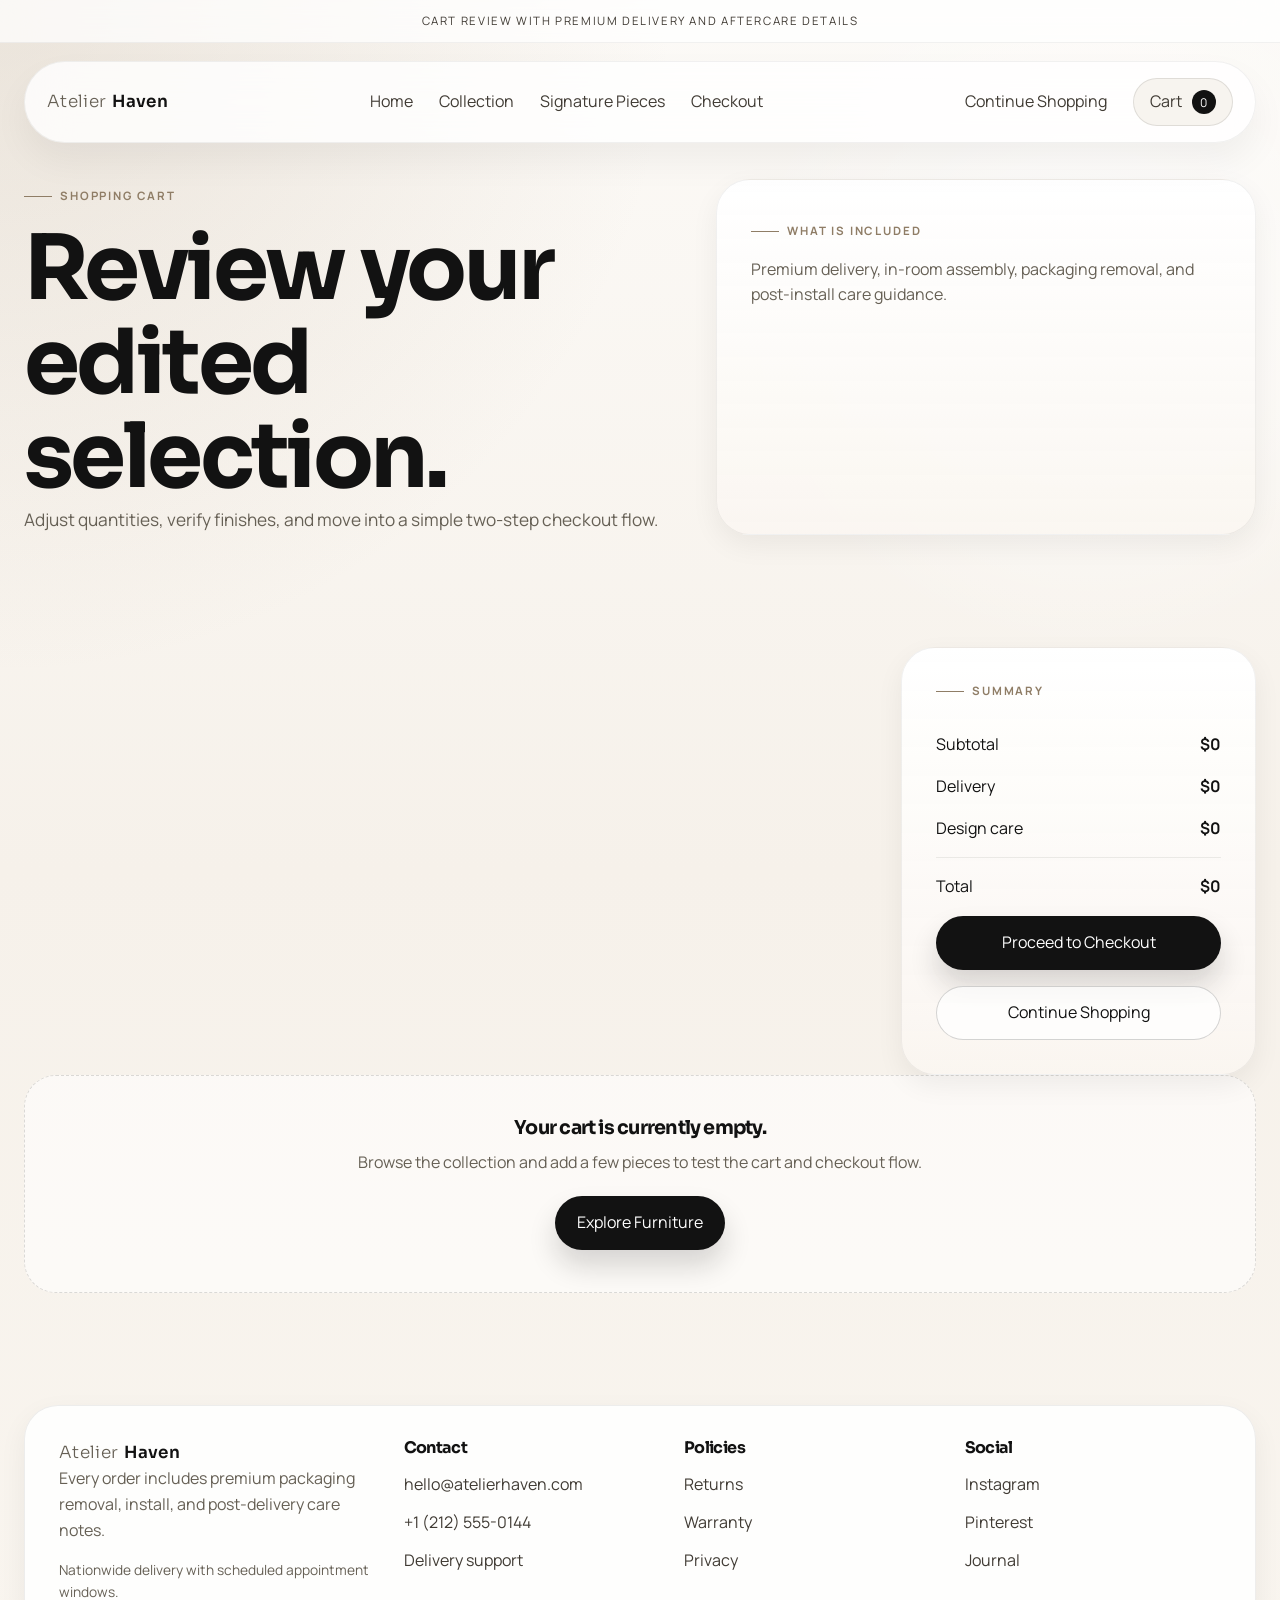
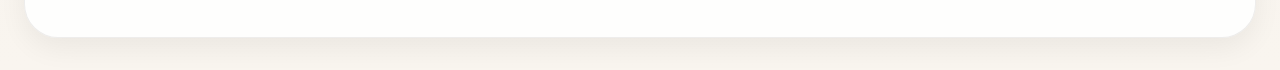
<file: cart.html>
<!DOCTYPE html>
<html lang="en">
  <head>
    <meta charset="UTF-8" />
    <meta name="viewport" content="width=device-width, initial-scale=1.0" />
    <title>Cart | Atelier Haven</title>
    <link rel="preconnect" href="https://fonts.googleapis.com" />
    <link rel="preconnect" href="https://fonts.gstatic.com" crossorigin />
    <link
      href="https://fonts.googleapis.com/css2?family=Manrope:wght@400;500;600;700;800&family=Sora:wght@400;500;600;700&display=swap"
      rel="stylesheet"
    />
    <link rel="stylesheet" href="styles.css" />
    <script defer src="script.js"></script>
  </head>
  <body>
    <div class="topbar">Cart review with premium delivery and aftercare details</div>

    <header class="site-header">
      <div class="shell">
        <nav class="nav">
          <a class="brand" href="index.html"><span>Atelier</span>Haven</a>

          <div class="nav-links desktop-nav">
            <a href="index.html">Home</a>
            <a href="products.html">Collection</a>
            <a href="product.html?id=solace-sofa">Signature Pieces</a>
            <a href="checkout.html">Checkout</a>
          </div>

          <div class="nav-actions desktop-actions">
            <a href="products.html">Continue Shopping</a>
            <a class="cart-pill" href="cart.html">Cart <span class="cart-count" data-cart-count>0</span></a>
          </div>

          <button class="nav-toggle" type="button" data-nav-toggle aria-expanded="false" aria-label="Open navigation">
            Menu
          </button>
        </nav>

        <div class="mobile-menu" data-mobile-menu>
          <a href="index.html">Home</a>
          <a href="products.html">Collection</a>
          <a href="product.html?id=solace-sofa">Signature Pieces</a>
          <a href="checkout.html">Checkout</a>
        </div>
      </div>
    </header>

    <main>
      <section class="page-hero">
        <div class="shell page-hero-grid reveal">
          <div>
            <span class="eyebrow">Shopping cart</span>
            <h1>Review your edited selection.</h1>
            <p class="lede">Adjust quantities, verify finishes, and move into a simple two-step checkout flow.</p>
          </div>

          <div class="hero-side-card">
            <span class="hero-side-label">What is included</span>
            <p>Premium delivery, in-room assembly, packaging removal, and post-install care guidance.</p>
          </div>
        </div>
      </section>

      <section>
        <div class="shell cart-layout">
          <div class="cart-list" id="cart-items"></div>

          <aside class="summary-card reveal delay-1" id="cart-summary">
            <span class="eyebrow">Summary</span>
            <div class="summary-line">
              <span>Subtotal</span>
              <strong data-summary-subtotal>$0</strong>
            </div>
            <div class="summary-line">
              <span>Delivery</span>
              <strong data-summary-shipping>$0</strong>
            </div>
            <div class="summary-line">
              <span>Design care</span>
              <strong data-summary-design>$0</strong>
            </div>
            <div class="summary-line summary-total">
              <span>Total</span>
              <strong data-summary-total>$0</strong>
            </div>
            <a class="button" href="checkout.html">Proceed to Checkout</a>
            <a class="button-secondary" href="products.html">Continue Shopping</a>
          </aside>
        </div>

        <div class="shell" id="cart-empty" hidden>
          <div class="empty-state">
            <h3>Your cart is currently empty.</h3>
            <p>Browse the collection and add a few pieces to test the cart and checkout flow.</p>
            <a class="button" href="products.html">Explore Furniture</a>
          </div>
        </div>
      </section>
    </main>

    <footer class="footer">
      <div class="shell footer-grid">
        <div>
          <a class="brand" href="index.html"><span>Atelier</span>Haven</a>
          <p>Every order includes premium packaging removal, install, and post-delivery care notes.</p>
          <p class="copyright">Nationwide delivery with scheduled appointment windows.</p>
        </div>

        <div>
          <h3>Contact</h3>
          <div class="footer-links">
            <a href="mailto:hello@atelierhaven.com">hello@atelierhaven.com</a>
            <a href="tel:+12125550144">+1 (212) 555-0144</a>
            <a href="#">Delivery support</a>
          </div>
        </div>

        <div>
          <h3>Policies</h3>
          <div class="footer-links">
            <a href="#">Returns</a>
            <a href="#">Warranty</a>
            <a href="#">Privacy</a>
          </div>
        </div>

        <div>
          <h3>Social</h3>
          <div class="footer-links">
            <a href="#">Instagram</a>
            <a href="#">Pinterest</a>
            <a href="#">Journal</a>
          </div>
        </div>
      </div>
    </footer>
  </body>
</html>
</file>
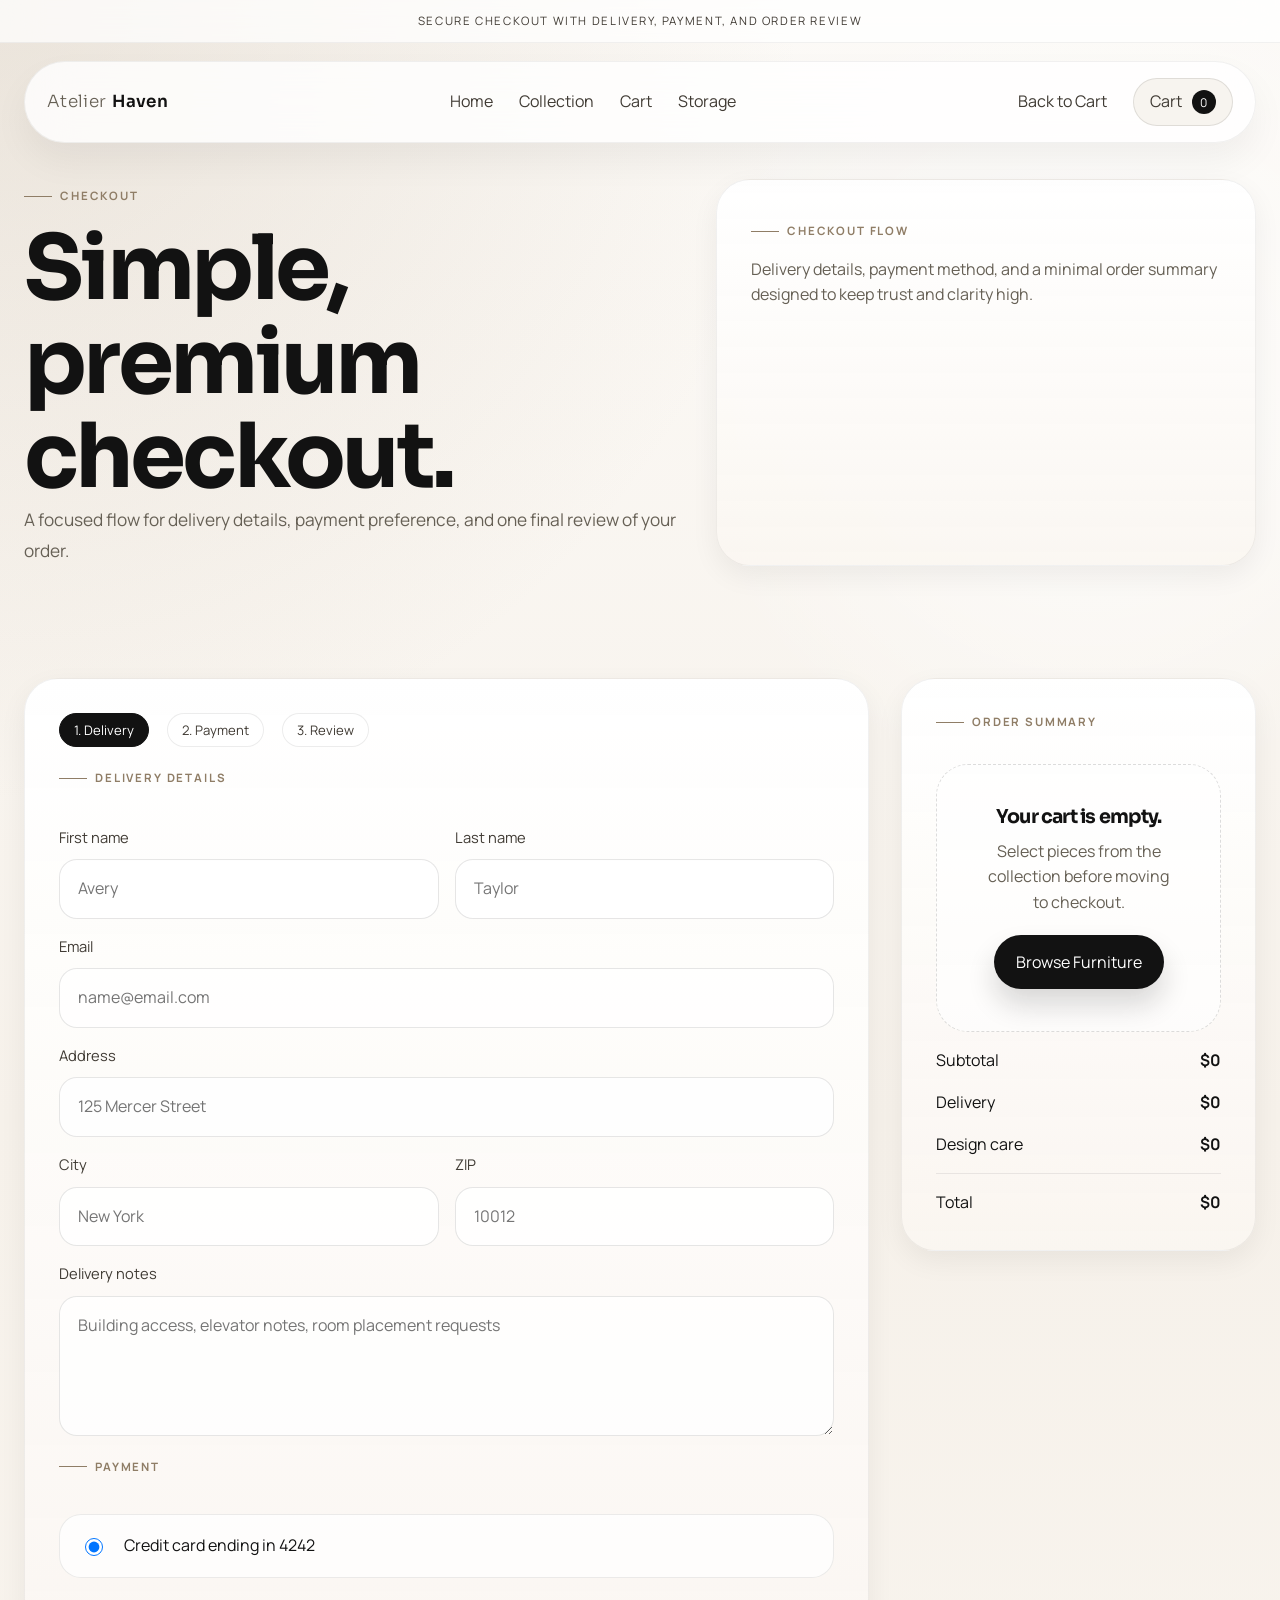
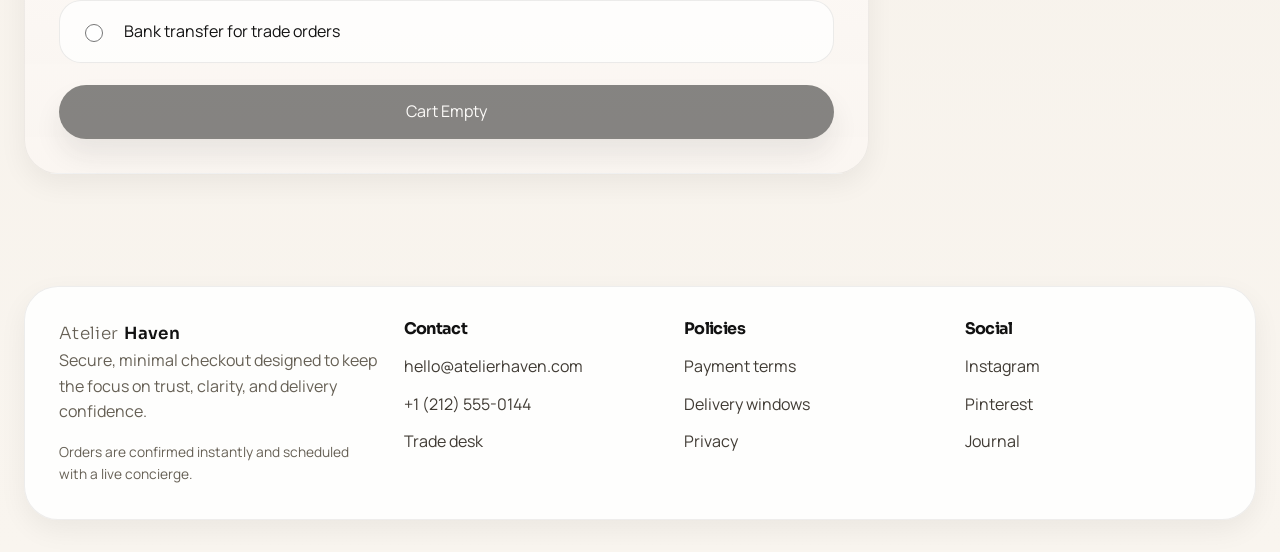
<file: checkout.html>
<!DOCTYPE html>
<html lang="en">
  <head>
    <meta charset="UTF-8" />
    <meta name="viewport" content="width=device-width, initial-scale=1.0" />
    <title>Checkout | Atelier Haven</title>
    <link rel="preconnect" href="https://fonts.googleapis.com" />
    <link rel="preconnect" href="https://fonts.gstatic.com" crossorigin />
    <link
      href="https://fonts.googleapis.com/css2?family=Manrope:wght@400;500;600;700;800&family=Sora:wght@400;500;600;700&display=swap"
      rel="stylesheet"
    />
    <link rel="stylesheet" href="styles.css" />
    <script defer src="script.js"></script>
  </head>
  <body>
    <div class="topbar">Secure checkout with delivery, payment, and order review</div>

    <header class="site-header">
      <div class="shell">
        <nav class="nav">
          <a class="brand" href="index.html"><span>Atelier</span>Haven</a>

          <div class="nav-links desktop-nav">
            <a href="index.html">Home</a>
            <a href="products.html">Collection</a>
            <a href="cart.html">Cart</a>
            <a href="product.html?id=lumen-sideboard">Storage</a>
          </div>

          <div class="nav-actions desktop-actions">
            <a href="cart.html">Back to Cart</a>
            <a class="cart-pill" href="cart.html">Cart <span class="cart-count" data-cart-count>0</span></a>
          </div>

          <button class="nav-toggle" type="button" data-nav-toggle aria-expanded="false" aria-label="Open navigation">
            Menu
          </button>
        </nav>

        <div class="mobile-menu" data-mobile-menu>
          <a href="index.html">Home</a>
          <a href="products.html">Collection</a>
          <a href="cart.html">Cart</a>
          <a href="product.html?id=lumen-sideboard">Storage</a>
        </div>
      </div>
    </header>

    <main>
      <section class="page-hero">
        <div class="shell page-hero-grid reveal">
          <div>
            <span class="eyebrow">Checkout</span>
            <h1>Simple, premium checkout.</h1>
            <p class="lede">A focused flow for delivery details, payment preference, and one final review of your order.</p>
          </div>

          <div class="hero-side-card">
            <span class="hero-side-label">Checkout flow</span>
            <p>Delivery details, payment method, and a minimal order summary designed to keep trust and clarity high.</p>
          </div>
        </div>
      </section>

      <section>
        <div class="shell checkout-layout">
          <form class="checkout-panel reveal" id="checkout-form">
            <div class="step-pill-row">
              <span class="step-pill active">1. Delivery</span>
              <span class="step-pill">2. Payment</span>
              <span class="step-pill">3. Review</span>
            </div>

            <span class="eyebrow">Delivery details</span>

            <div class="form-grid">
              <div class="field">
                <label for="first-name">First name</label>
                <input id="first-name" name="first-name" type="text" placeholder="Avery" required />
              </div>
              <div class="field">
                <label for="last-name">Last name</label>
                <input id="last-name" name="last-name" type="text" placeholder="Taylor" required />
              </div>
              <div class="field full">
                <label for="email">Email</label>
                <input id="email" name="email" type="email" placeholder="name@email.com" required />
              </div>
              <div class="field full">
                <label for="address">Address</label>
                <input id="address" name="address" type="text" placeholder="125 Mercer Street" required />
              </div>
              <div class="field">
                <label for="city">City</label>
                <input id="city" name="city" type="text" placeholder="New York" required />
              </div>
              <div class="field">
                <label for="zip">ZIP</label>
                <input id="zip" name="zip" type="text" placeholder="10012" required />
              </div>
              <div class="field full">
                <label for="notes">Delivery notes</label>
                <textarea id="notes" name="notes" placeholder="Building access, elevator notes, room placement requests"></textarea>
              </div>
            </div>

            <span class="eyebrow">Payment</span>

            <label class="radio-card">
              <input type="radio" name="payment" checked />
              <span>Credit card ending in 4242</span>
            </label>
            <label class="radio-card">
              <input type="radio" name="payment" />
              <span>Bank transfer for trade orders</span>
            </label>

            <button class="button" type="submit" data-checkout-submit>Place Order</button>

            <div class="checkout-confirmation" id="checkout-confirmation">
              Your order is confirmed. A delivery concierge will follow up shortly with scheduling details.
            </div>
          </form>

          <aside class="summary-card reveal delay-1" id="checkout-summary">
            <span class="eyebrow">Order summary</span>
            <div id="checkout-items"></div>
            <div class="summary-line">
              <span>Subtotal</span>
              <strong data-summary-subtotal>$0</strong>
            </div>
            <div class="summary-line">
              <span>Delivery</span>
              <strong data-summary-shipping>$0</strong>
            </div>
            <div class="summary-line">
              <span>Design care</span>
              <strong data-summary-design>$0</strong>
            </div>
            <div class="summary-line summary-total">
              <span>Total</span>
              <strong data-summary-total>$0</strong>
            </div>
          </aside>
        </div>
      </section>
    </main>

    <footer class="footer">
      <div class="shell footer-grid">
        <div>
          <a class="brand" href="index.html"><span>Atelier</span>Haven</a>
          <p>Secure, minimal checkout designed to keep the focus on trust, clarity, and delivery confidence.</p>
          <p class="copyright">Orders are confirmed instantly and scheduled with a live concierge.</p>
        </div>

        <div>
          <h3>Contact</h3>
          <div class="footer-links">
            <a href="mailto:hello@atelierhaven.com">hello@atelierhaven.com</a>
            <a href="tel:+12125550144">+1 (212) 555-0144</a>
            <a href="#">Trade desk</a>
          </div>
        </div>

        <div>
          <h3>Policies</h3>
          <div class="footer-links">
            <a href="#">Payment terms</a>
            <a href="#">Delivery windows</a>
            <a href="#">Privacy</a>
          </div>
        </div>

        <div>
          <h3>Social</h3>
          <div class="footer-links">
            <a href="#">Instagram</a>
            <a href="#">Pinterest</a>
            <a href="#">Journal</a>
          </div>
        </div>
      </div>
    </footer>
  </body>
</html>
</file>
<file: styles.css>
:root {
  --bg: #f6f1ea;
  --bg-soft: #fbf8f4;
  --surface: rgba(255, 255, 255, 0.9);
  --surface-strong: #ffffff;
  --surface-muted: #f1ebe2;
  --text: #121212;
  --muted: #666055;
  --muted-strong: #403b34;
  --line: rgba(18, 18, 18, 0.1);
  --line-strong: rgba(18, 18, 18, 0.18);
  --accent: #beab92;
  --accent-deep: #8f7d66;
  --shadow-lg: 0 32px 80px rgba(18, 18, 18, 0.1);
  --shadow-md: 0 20px 48px rgba(18, 18, 18, 0.08);
  --shadow-sm: 0 10px 28px rgba(18, 18, 18, 0.06);
  --radius-xl: 34px;
  --radius-lg: 24px;
  --radius-md: 18px;
  --radius-sm: 14px;
  --shell: min(1240px, calc(100% - 48px));
}

*,
*::before,
*::after {
  box-sizing: border-box;
}

html {
  scroll-behavior: smooth;
}

body {
  margin: 0;
  min-width: 320px;
  font-family: "Manrope", sans-serif;
  color: var(--text);
  background:
    radial-gradient(circle at top left, rgba(190, 171, 146, 0.28), transparent 32%),
    radial-gradient(circle at 85% 18%, rgba(255, 255, 255, 0.8), transparent 20%),
    linear-gradient(180deg, #fcfaf7 0%, var(--bg) 52%, #f9f5ef 100%);
  line-height: 1.6;
}

body::before {
  content: "";
  position: fixed;
  inset: 0;
  pointer-events: none;
  background-image: linear-gradient(rgba(255, 255, 255, 0.12) 1px, transparent 1px),
    linear-gradient(90deg, rgba(255, 255, 255, 0.12) 1px, transparent 1px);
  background-size: 140px 140px;
  mask-image: linear-gradient(180deg, rgba(0, 0, 0, 0.28), transparent 70%);
  opacity: 0.2;
}

img {
  display: block;
  width: 100%;
  max-width: 100%;
}

a {
  color: inherit;
  text-decoration: none;
}

button,
input,
textarea,
select {
  font: inherit;
  color: inherit;
}

button,
select {
  cursor: pointer;
}

button {
  border: 0;
  background: none;
  padding: 0;
}

main {
  overflow: clip;
}

section {
  padding: 0 0 112px;
}

.shell {
  width: var(--shell);
  margin: 0 auto;
}

.topbar {
  padding: 12px 24px;
  text-align: center;
  letter-spacing: 0.14em;
  text-transform: uppercase;
  font-size: 0.72rem;
  color: var(--muted-strong);
  border-bottom: 1px solid rgba(18, 18, 18, 0.05);
  background: rgba(255, 255, 255, 0.72);
  backdrop-filter: blur(18px);
}

.site-header {
  position: sticky;
  top: 0;
  z-index: 20;
  padding: 18px 0 0;
}

.nav {
  display: flex;
  align-items: center;
  justify-content: space-between;
  gap: 24px;
  padding: 16px 22px;
  border: 1px solid rgba(18, 18, 18, 0.06);
  border-radius: 999px;
  background: rgba(255, 255, 255, 0.8);
  box-shadow: 0 18px 36px rgba(18, 18, 18, 0.05);
  backdrop-filter: blur(22px);
  transition: padding 220ms ease, box-shadow 220ms ease, background 220ms ease;
}

.site-header.is-scrolled .nav {
  padding-block: 12px;
  box-shadow: 0 20px 40px rgba(18, 18, 18, 0.08);
  background: rgba(255, 255, 255, 0.9);
}

.brand {
  display: inline-flex;
  align-items: baseline;
  gap: 6px;
  flex-shrink: 0;
  font-family: "Sora", sans-serif;
  font-size: 1.05rem;
  font-weight: 600;
  letter-spacing: 0.02em;
}

.brand span {
  font-weight: 300;
  color: var(--muted);
}

.nav-links,
.nav-actions {
  display: flex;
  align-items: center;
  gap: 26px;
}

.nav-links a,
.nav-actions a,
.footer-links a {
  position: relative;
  color: var(--muted-strong);
  transition: color 180ms ease;
}

.nav-links a::after,
.nav-actions a::after,
.footer-links a::after {
  content: "";
  position: absolute;
  left: 0;
  bottom: -6px;
  width: 100%;
  height: 1px;
  background: currentColor;
  transform: scaleX(0);
  transform-origin: left;
  transition: transform 180ms ease;
}

.nav-links a:hover,
.nav-actions a:hover,
.footer-links a:hover {
  color: var(--text);
}

.nav-links a:hover::after,
.nav-actions a:hover::after,
.footer-links a:hover::after {
  transform: scaleX(1);
}

.cart-pill {
  display: inline-flex;
  align-items: center;
  gap: 10px;
  padding: 10px 16px;
  border-radius: 999px;
  border: 1px solid var(--line);
  background: rgba(241, 235, 226, 0.55);
}

.cart-count {
  display: inline-grid;
  place-items: center;
  min-width: 24px;
  min-height: 24px;
  padding: 0 7px;
  border-radius: 999px;
  background: var(--text);
  color: #fff;
  font-size: 0.75rem;
}

.nav-toggle {
  display: none;
  padding: 10px 14px;
  border: 1px solid var(--line);
  border-radius: 999px;
  background: rgba(255, 255, 255, 0.82);
  font-size: 0.9rem;
}

.mobile-menu {
  display: none;
  margin-top: 12px;
  padding: 18px;
  border-radius: 28px;
  border: 1px solid rgba(18, 18, 18, 0.08);
  background: rgba(255, 255, 255, 0.96);
  box-shadow: var(--shadow-md);
}

.mobile-menu.open {
  display: grid;
  gap: 14px;
}

.mobile-menu a {
  padding: 10px 0;
  border-bottom: 1px solid rgba(18, 18, 18, 0.06);
}

.mobile-menu a:last-child {
  border-bottom: 0;
}

.hero,
.page-hero {
  padding-top: 36px;
}

.hero-layout,
.page-hero-grid,
.story-grid,
.product-layout,
.two-column,
.catalog-layout,
.cart-layout,
.checkout-layout {
  display: grid;
  gap: 32px;
}

.hero-layout {
  grid-template-columns: minmax(0, 1.06fr) minmax(0, 0.94fr);
  align-items: stretch;
}

.hero-copy,
.story-card,
.filter-panel,
.checkout-panel,
.summary-card,
.info-panel,
.service-card,
.hero-side-card {
  position: relative;
  padding: 34px;
  border: 1px solid rgba(18, 18, 18, 0.06);
  border-radius: var(--radius-xl);
  background: linear-gradient(180deg, rgba(255, 255, 255, 0.96) 0%, rgba(250, 246, 241, 0.9) 100%);
  box-shadow: var(--shadow-sm);
}

.hero-copy {
  padding: 42px;
}

.eyebrow,
.hero-side-label {
  display: inline-flex;
  align-items: center;
  gap: 8px;
  margin-bottom: 16px;
  letter-spacing: 0.16em;
  text-transform: uppercase;
  font-size: 0.72rem;
  font-weight: 700;
  color: var(--accent-deep);
}

.eyebrow::before,
.hero-side-label::before {
  content: "";
  width: 28px;
  height: 1px;
  background: currentColor;
}

h1,
h2,
h3 {
  margin: 0;
  font-family: "Sora", sans-serif;
  letter-spacing: -0.04em;
  line-height: 1.05;
}

h1 {
  max-width: 11ch;
  font-size: clamp(3.3rem, 7vw, 6.2rem);
}

h2 {
  font-size: clamp(2rem, 4vw, 3.6rem);
}

h3 {
  font-size: 1.2rem;
}

p {
  margin: 0;
  color: var(--muted);
}

.lede {
  max-width: 62ch;
  font-size: 1.08rem;
  line-height: 1.8;
}

.hero-copy .lede {
  margin-top: 24px;
}

.hero-actions {
  display: flex;
  flex-wrap: wrap;
  gap: 14px;
  margin-top: 30px;
}

.button,
.button-secondary,
.button-ghost {
  display: inline-flex;
  align-items: center;
  justify-content: center;
  gap: 10px;
  min-height: 54px;
  padding: 0 22px;
  border-radius: 999px;
  transition: transform 180ms ease, box-shadow 180ms ease, border-color 180ms ease, background 180ms ease;
}

.button {
  background: var(--text);
  color: #fff;
  box-shadow: 0 16px 28px rgba(18, 18, 18, 0.16);
}

.button:hover,
.button-secondary:hover,
.button-ghost:hover {
  transform: translateY(-2px);
}

.button-secondary {
  border: 1px solid var(--line-strong);
  background: rgba(255, 255, 255, 0.7);
}

.button-ghost {
  border: 1px solid transparent;
  color: var(--muted-strong);
  background: rgba(18, 18, 18, 0.04);
}

.button:disabled,
.button-secondary:disabled {
  opacity: 0.5;
  cursor: not-allowed;
  transform: none;
}

.hero-highlights {
  display: grid;
  grid-template-columns: repeat(3, minmax(0, 1fr));
  gap: 16px;
  margin-top: 36px;
}

.metric-card,
.strip-card,
.story-note {
  padding: 22px;
  border-radius: var(--radius-lg);
  border: 1px solid rgba(18, 18, 18, 0.06);
  background: rgba(255, 255, 255, 0.56);
}

.metric-card strong {
  display: block;
  margin-bottom: 12px;
  font-family: "Sora", sans-serif;
  font-size: 1.8rem;
  letter-spacing: -0.05em;
}

.hero-stage {
  display: grid;
  grid-template-columns: minmax(0, 1.12fr) minmax(280px, 0.88fr);
  gap: 18px;
}

.hero-stage-main,
.hero-stage-card,
.story-visual-main,
.editorial-image,
.main-image,
.product-media {
  position: relative;
  overflow: hidden;
  border-radius: calc(var(--radius-xl) + 6px);
  box-shadow: var(--shadow-lg);
}

.hero-stage-main img,
.hero-stage-card img,
.story-visual-main img,
.editorial-image img,
.main-image img,
.product-media img,
.cart-item-media img {
  height: 100%;
  object-fit: cover;
}

.hero-stage-main {
  min-height: 720px;
}

.hero-stage-side {
  display: grid;
  gap: 18px;
}

.hero-stage-card {
  min-height: 350px;
}

.frame-caption {
  position: absolute;
  left: 24px;
  right: 24px;
  bottom: 24px;
  padding: 20px;
  border-radius: 22px;
  background: rgba(255, 255, 255, 0.82);
  backdrop-filter: blur(22px);
}

.frame-caption strong {
  display: block;
  margin-bottom: 8px;
  font-family: "Sora", sans-serif;
  font-size: 1.08rem;
}

.frame-caption-light {
  background: rgba(17, 17, 17, 0.5);
}

.frame-caption-light strong,
.frame-caption-light p {
  color: #fff;
}

.strip {
  display: grid;
  grid-template-columns: repeat(4, minmax(0, 1fr));
  gap: 18px;
}

.strip-card {
  min-height: 180px;
  transition: transform 220ms ease, border-color 220ms ease, background 220ms ease;
}

.strip-card:hover {
  transform: translateY(-6px);
  border-color: rgba(18, 18, 18, 0.12);
  background: rgba(255, 255, 255, 0.9);
}

.strip-card span,
.story-note span {
  display: inline-block;
  margin-bottom: 14px;
  font-size: 0.78rem;
  font-weight: 700;
  letter-spacing: 0.14em;
  text-transform: uppercase;
  color: var(--accent-deep);
}

.section-head,
.inline-meta,
.summary-line,
.catalog-toolbar,
.detail-block,
.cart-row,
.step-pill-row,
.radio-card,
.product-meta {
  display: flex;
  align-items: center;
  justify-content: space-between;
  gap: 18px;
}

.section-head {
  align-items: end;
  margin-bottom: 32px;
}

.section-head p {
  max-width: 40ch;
}

.product-grid {
  display: grid;
  grid-template-columns: repeat(4, minmax(0, 1fr));
  gap: 24px;
}

.featured-grid .product-card:first-child {
  grid-column: span 2;
}

.featured-grid .product-card:first-child .product-media {
  min-height: 420px;
}

.product-card {
  padding: 20px;
  border: 1px solid rgba(18, 18, 18, 0.06);
  border-radius: 28px;
  background: rgba(255, 255, 255, 0.8);
  box-shadow: var(--shadow-sm);
}

.product-media {
  display: block;
  min-height: 320px;
  margin-bottom: 18px;
}

.product-media img {
  transition: transform 450ms ease;
}

.product-card:hover .product-media img,
.thumb-button:hover img {
  transform: scale(1.04);
}

.product-tag,
.badge,
.step-pill {
  display: inline-flex;
  align-items: center;
  justify-content: center;
  min-height: 34px;
  padding: 0 14px;
  border-radius: 999px;
  border: 1px solid rgba(18, 18, 18, 0.08);
  background: rgba(255, 255, 255, 0.9);
  color: var(--muted-strong);
  font-size: 0.82rem;
}

.product-tag {
  position: absolute;
  top: 18px;
  left: 18px;
  z-index: 1;
  background: rgba(255, 255, 255, 0.86);
  backdrop-filter: blur(12px);
}

.product-meta {
  align-items: start;
  margin-bottom: 12px;
}

.product-meta small {
  display: block;
  margin-bottom: 4px;
  color: var(--muted);
  letter-spacing: 0.04em;
}

.product-meta h3 {
  font-size: 1.25rem;
}

.product-price,
.price {
  font-family: "Sora", sans-serif;
  font-size: 1.25rem;
}

.story-grid,
.two-column {
  grid-template-columns: minmax(0, 1fr) minmax(0, 0.95fr);
  align-items: center;
}

.split-list {
  display: grid;
  gap: 22px;
  margin-top: 34px;
}

.split-list h3 {
  margin-bottom: 10px;
}

.story-visual {
  display: grid;
  gap: 18px;
}

.story-visual-main {
  min-height: 520px;
}

.story-note-grid,
.services-grid {
  display: grid;
  grid-template-columns: repeat(3, minmax(0, 1fr));
  gap: 18px;
}

.story-note strong {
  display: block;
  font-family: "Sora", sans-serif;
  font-size: 1.02rem;
  line-height: 1.3;
}

.service-card {
  min-height: 250px;
}

.service-card h3 {
  margin-bottom: 16px;
}

.editorial-banner {
  display: flex;
  align-items: center;
  justify-content: space-between;
  gap: 32px;
  padding: 40px 44px;
  border-radius: 34px;
  border: 1px solid rgba(18, 18, 18, 0.07);
  background: linear-gradient(135deg, rgba(18, 18, 18, 0.98), rgba(60, 53, 45, 0.96));
  box-shadow: var(--shadow-lg);
}

.editorial-copy .eyebrow,
.editorial-copy h2,
.editorial-copy p {
  color: #fff;
}

.editorial-copy .eyebrow::before {
  background: currentColor;
}

.page-hero-grid {
  grid-template-columns: minmax(0, 1.1fr) minmax(280px, 0.9fr);
  align-items: end;
}

.hero-side-card {
  min-height: 100%;
  justify-self: stretch;
}

.catalog-layout {
  grid-template-columns: minmax(290px, 0.34fr) minmax(0, 1fr);
  align-items: start;
}

.filter-panel,
.sticky-panel {
  position: sticky;
  top: 118px;
}

.panel-intro,
.filter-group + .filter-group,
.filter-reset,
.detail-block + .detail-block {
  margin-top: 26px;
}

.filter-group h3 {
  margin-bottom: 14px;
  font-size: 1rem;
}

.range-wrap {
  display: grid;
  gap: 12px;
}

input[type="range"] {
  width: 100%;
  accent-color: var(--text);
}

.filter-option-row,
.badge-row,
.swatch-row {
  display: flex;
  flex-wrap: wrap;
  gap: 10px;
}

.filter-chip {
  min-height: 42px;
  padding: 0 16px;
  border: 1px solid rgba(18, 18, 18, 0.08);
  border-radius: 999px;
  background: rgba(255, 255, 255, 0.76);
  transition: background 180ms ease, color 180ms ease, transform 180ms ease;
}

.filter-chip.active,
.step-pill.active {
  background: var(--text);
  color: #fff;
  border-color: var(--text);
}

.filter-chip:hover {
  transform: translateY(-1px);
}

label span.eyebrow {
  margin-bottom: 8px;
}

select,
input,
textarea {
  width: 100%;
  border: 1px solid rgba(18, 18, 18, 0.1);
  border-radius: 18px;
  background: rgba(255, 255, 255, 0.78);
  padding: 16px 18px;
  outline: none;
  transition: border-color 180ms ease, box-shadow 180ms ease, background 180ms ease;
}

select {
  min-width: 220px;
  appearance: none;
  background-image:
    linear-gradient(45deg, transparent 50%, var(--muted-strong) 50%),
    linear-gradient(135deg, var(--muted-strong) 50%, transparent 50%);
  background-position:
    calc(100% - 24px) calc(50% - 2px),
    calc(100% - 18px) calc(50% - 2px);
  background-size: 6px 6px;
  background-repeat: no-repeat;
}

input:focus,
textarea:focus,
select:focus {
  border-color: rgba(18, 18, 18, 0.24);
  box-shadow: 0 0 0 4px rgba(190, 171, 146, 0.18);
  background: #fff;
}

textarea {
  min-height: 140px;
  resize: vertical;
}

.catalog-main {
  display: grid;
  gap: 22px;
}

.catalog-count {
  color: var(--muted-strong);
}

.breadcrumb {
  display: flex;
  flex-wrap: wrap;
  gap: 10px;
  color: var(--muted);
  font-size: 0.92rem;
}

.product-layout {
  grid-template-columns: minmax(0, 1.08fr) minmax(340px, 0.78fr);
  align-items: start;
}

.gallery-grid {
  display: grid;
  gap: 18px;
}

.main-image {
  min-height: 660px;
}

.thumb-row {
  display: grid;
  grid-template-columns: repeat(3, minmax(0, 1fr));
  gap: 12px;
}

.thumb-button {
  overflow: hidden;
  border-radius: 22px;
  border: 1px solid rgba(18, 18, 18, 0.06);
  background: rgba(255, 255, 255, 0.82);
  box-shadow: var(--shadow-sm);
  transition: border-color 180ms ease, transform 180ms ease;
}

.thumb-button img {
  height: 134px;
  object-fit: cover;
  transition: transform 260ms ease;
}

.thumb-button.active {
  border-color: rgba(18, 18, 18, 0.28);
  transform: translateY(-2px);
}

.product-summary h1 {
  max-width: none;
  font-size: clamp(2.4rem, 5vw, 4.1rem);
}

.price {
  font-size: clamp(1.8rem, 3vw, 2.4rem);
}

.swatch {
  width: 26px;
  height: 26px;
  border-radius: 999px;
  border: 2px solid rgba(255, 255, 255, 0.8);
  box-shadow: 0 0 0 1px rgba(18, 18, 18, 0.1);
}

.spec-grid {
  justify-content: start;
  flex-wrap: wrap;
}

.qty-control {
  display: inline-flex;
  align-items: center;
  gap: 16px;
  padding: 7px;
  border-radius: 999px;
  border: 1px solid rgba(18, 18, 18, 0.08);
  background: rgba(255, 255, 255, 0.74);
}

.qty-control button {
  width: 38px;
  height: 38px;
  border-radius: 999px;
  background: rgba(18, 18, 18, 0.05);
  font-size: 1.2rem;
}

.editorial-image {
  min-height: 620px;
}

.cart-layout,
.checkout-layout {
  grid-template-columns: minmax(0, 1fr) minmax(320px, 0.42fr);
  align-items: start;
}

.cart-list,
#checkout-items {
  display: grid;
  gap: 18px;
}

.cart-item {
  display: grid;
  grid-template-columns: 220px minmax(0, 1fr);
  gap: 22px;
  padding: 20px;
  border: 1px solid rgba(18, 18, 18, 0.06);
  border-radius: 30px;
  background: rgba(255, 255, 255, 0.82);
  box-shadow: var(--shadow-sm);
}

.cart-item-media {
  overflow: hidden;
  border-radius: 22px;
  min-height: 220px;
}

.cart-item-media img {
  height: 100%;
  object-fit: cover;
}

.cart-item-copy {
  display: grid;
  gap: 14px;
}

.summary-card {
  display: grid;
  gap: 16px;
}

.summary-total {
  padding-top: 16px;
  border-top: 1px solid rgba(18, 18, 18, 0.08);
}

.empty-state {
  padding: 42px;
  text-align: center;
  border: 1px dashed rgba(18, 18, 18, 0.14);
  border-radius: 32px;
  background: rgba(255, 255, 255, 0.56);
}

.empty-state h3 {
  margin-bottom: 12px;
}

.empty-state p {
  margin-bottom: 20px;
}

.checkout-panel {
  display: grid;
  gap: 22px;
}

.step-pill-row {
  justify-content: start;
  flex-wrap: wrap;
}

.form-grid {
  display: grid;
  grid-template-columns: repeat(2, minmax(0, 1fr));
  gap: 16px;
}

.field {
  display: grid;
  align-items: stretch;
  justify-content: stretch;
  gap: 10px;
}

.field.full {
  grid-column: 1 / -1;
}

.field label {
  color: var(--muted-strong);
  font-size: 0.92rem;
}

.radio-card {
  justify-content: start;
  padding: 18px 20px;
  border-radius: 22px;
  border: 1px solid rgba(18, 18, 18, 0.08);
  background: rgba(255, 255, 255, 0.72);
}

.radio-card input {
  width: 18px;
  height: 18px;
  padding: 0;
}

.checkout-confirmation {
  display: none;
  padding: 18px 20px;
  border-radius: 22px;
  background: rgba(190, 171, 146, 0.18);
  color: var(--muted-strong);
}

.checkout-confirmation.visible {
  display: block;
}

.footer {
  padding: 0 0 32px;
}

.footer-grid {
  display: grid;
  grid-template-columns: 1.25fr repeat(3, minmax(0, 1fr));
  gap: 24px;
  padding: 34px;
  border-radius: 34px;
  border: 1px solid rgba(18, 18, 18, 0.07);
  background: rgba(255, 255, 255, 0.86);
  box-shadow: var(--shadow-sm);
}

.footer h3 {
  margin-bottom: 16px;
  font-size: 1rem;
}

.footer-links {
  display: grid;
  gap: 12px;
}

.copyright {
  margin-top: 16px;
  font-size: 0.86rem;
}

.reveal {
  opacity: 0;
  transform: translateY(32px);
  transition: opacity 700ms ease, transform 700ms ease;
}

.reveal.revealed {
  opacity: 1;
  transform: translateY(0);
}

.delay-1 {
  transition-delay: 120ms;
}

.delay-2 {
  transition-delay: 220ms;
}

.delay-3 {
  transition-delay: 320ms;
}

@media (max-width: 1180px) {
  .hero-layout,
  .page-hero-grid,
  .story-grid,
  .product-layout,
  .two-column,
  .catalog-layout,
  .cart-layout,
  .checkout-layout,
  .hero-stage,
  .footer-grid {
    grid-template-columns: 1fr;
  }

  .product-grid {
    grid-template-columns: repeat(2, minmax(0, 1fr));
  }

  .story-note-grid,
  .services-grid,
  .strip,
  .hero-highlights {
    grid-template-columns: repeat(2, minmax(0, 1fr));
  }

  .featured-grid .product-card:first-child {
    grid-column: auto;
  }

  .main-image,
  .hero-stage-main,
  .editorial-image {
    min-height: 540px;
  }

  .filter-panel,
  .sticky-panel {
    position: static;
  }
}

@media (max-width: 900px) {
  :root {
    --shell: min(100% - 28px, 1240px);
  }

  section {
    padding-bottom: 84px;
  }

  .desktop-nav,
  .desktop-actions {
    display: none;
  }

  .nav-toggle {
    display: inline-flex;
  }

  h1 {
    max-width: none;
    font-size: clamp(2.8rem, 11vw, 4.8rem);
  }

  .hero-copy,
  .story-card,
  .filter-panel,
  .checkout-panel,
  .summary-card,
  .info-panel,
  .service-card,
  .hero-side-card {
    padding: 28px;
  }

  .product-grid,
  .story-note-grid,
  .services-grid,
  .strip,
  .hero-highlights,
  .form-grid {
    grid-template-columns: 1fr;
  }

  .catalog-toolbar,
  .section-head,
  .editorial-banner,
  .cart-item,
  .inline-meta,
  .cart-row {
    flex-direction: column;
    align-items: start;
  }

  .cart-item {
    grid-template-columns: 1fr;
  }

  .thumb-row {
    grid-template-columns: repeat(3, minmax(0, 1fr));
  }
}

@media (max-width: 640px) {
  .topbar {
    padding-inline: 16px;
    font-size: 0.66rem;
  }

  .site-header {
    padding-top: 14px;
  }

  .nav {
    padding: 14px 16px;
    gap: 16px;
    border-radius: 24px;
  }

  .hero,
  .page-hero {
    padding-top: 22px;
  }

  .hero-stage-main,
  .hero-stage-card,
  .story-visual-main,
  .main-image,
  .editorial-image,
  .product-media {
    border-radius: 26px;
  }

  .hero-stage-main,
  .main-image,
  .editorial-image {
    min-height: 420px;
  }

  .hero-stage-card,
  .story-visual-main {
    min-height: 300px;
  }

  .frame-caption {
    left: 16px;
    right: 16px;
    bottom: 16px;
    padding: 16px;
  }

  .product-card,
  .cart-item,
  .footer-grid,
  .editorial-banner {
    padding: 18px;
  }

  .hero-copy,
  .story-card,
  .filter-panel,
  .checkout-panel,
  .summary-card,
  .info-panel,
  .service-card,
  .hero-side-card,
  .empty-state {
    padding: 22px;
  }

  .product-media,
  .cart-item-media {
    min-height: 260px;
  }

  .thumb-button img {
    height: 92px;
  }

  select {
    min-width: 100%;
  }
}

@media (prefers-reduced-motion: reduce) {
  html {
    scroll-behavior: auto;
  }

  *,
  *::before,
  *::after {
    animation: none !important;
    transition-duration: 0.01ms !important;
    transition-delay: 0ms !important;
  }

  .reveal {
    opacity: 1;
    transform: none;
  }
}
</file>
